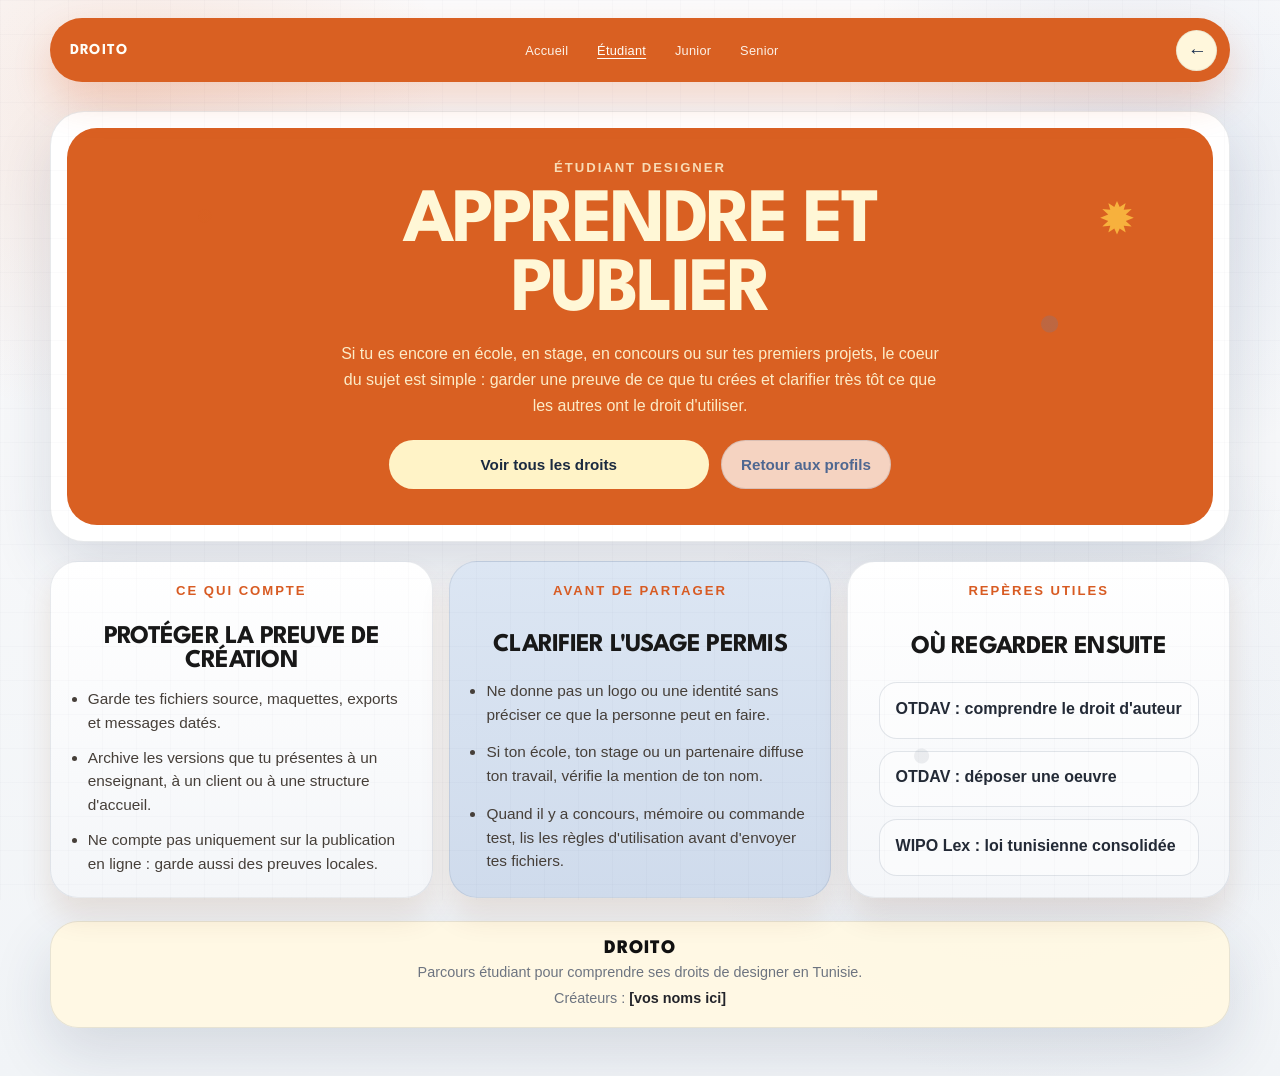
<file: etudiant.html>
<!DOCTYPE html>
<html lang="fr">
  <head>
    <meta charset="UTF-8" />
    <meta name="viewport" content="width=device-width, initial-scale=1.0" />
    <title>DROITO | Étudiant designer</title>
    <meta
      name="description"
      content="Repères utiles pour un étudiant designer en Tunisie : preuve de création, portfolio, stages, concours et droit d'auteur."
    />
    <link rel="stylesheet" href="styles.css" />
  </head>
  <body class="profile-page">
    <div class="page-shell">
      <header class="site-header">
        <a class="brand" href="index.html" aria-label="Retour à l'accueil">
          <strong>DROITO</strong>
        </a>
        <nav class="top-nav" aria-label="Navigation principale">
          <a href="index.html">Accueil</a>
          <a class="is-current" href="etudiant.html">Étudiant</a>
          <a href="junior.html">Junior</a>
          <a href="senior.html">Senior</a>
        </nav>
        <a class="header-cta" href="index.html#parcours" aria-label="Retour aux profils">
          <span aria-hidden="true">←</span>
        </a>
      </header>

      <main>
        <section class="detail-hero-frame">
          <div class="detail-hero-board">
            <div class="detail-hero-ornament detail-hero-ornament-sun" aria-hidden="true">
              <span class="sun-core"></span>
            </div>
            <div class="detail-hero-copy">
              <p class="section-kicker">Étudiant designer</p>
              <h1>Apprendre et publier</h1>
              <p class="detail-hero-text">
                Si tu es encore en école, en stage, en concours ou sur tes premiers projets,
                le coeur du sujet est simple : garder une preuve de ce que tu crées et
                clarifier très tôt ce que les autres ont le droit d'utiliser.
              </p>
              <div class="detail-hero-actions">
                <a class="button hero-signup" href="droits.html">Voir tous les droits</a>
                <a class="button button-secondary" href="index.html#parcours">Retour aux profils</a>
              </div>
            </div>
          </div>
        </section>

        <section class="detail-grid">
          <article class="detail-card detail-card-cream">
            <p class="section-kicker">Ce qui compte</p>
            <h2>Protéger la preuve de création</h2>
            <ul class="detail-bullet-list">
              <li>Garde tes fichiers source, maquettes, exports et messages datés.</li>
              <li>Archive les versions que tu présentes à un enseignant, à un client ou à une structure d'accueil.</li>
              <li>Ne compte pas uniquement sur la publication en ligne : garde aussi des preuves locales.</li>
            </ul>
          </article>

          <article class="detail-card detail-card-lilac">
            <p class="section-kicker">Avant de partager</p>
            <h2>Clarifier l'usage permis</h2>
            <ul class="detail-bullet-list">
              <li>Ne donne pas un logo ou une identité sans préciser ce que la personne peut en faire.</li>
              <li>Si ton école, ton stage ou un partenaire diffuse ton travail, vérifie la mention de ton nom.</li>
              <li>Quand il y a concours, mémoire ou commande test, lis les règles d'utilisation avant d'envoyer tes fichiers.</li>
            </ul>
          </article>

          <article class="detail-card detail-card-cream">
            <p class="section-kicker">Repères utiles</p>
            <h2>Où regarder ensuite</h2>
            <div class="detail-link-stack">
              <a href="https://www.otdav.tn/index.php/fr/cadre/droits-d-auteur/qu-est-ce-que-le-droit-d-auteur" target="_blank" rel="noreferrer">
                OTDAV : comprendre le droit d'auteur
              </a>
              <a href="https://www.otdav.tn/index.php/fr/services/deposer-vos-oeuvres/deposer" target="_blank" rel="noreferrer">
                OTDAV : déposer une oeuvre
              </a>
              <a href="https://www.wipo.int/wipolex/en/legislation/details/21148" target="_blank" rel="noreferrer">
                WIPO Lex : loi tunisienne consolidée
              </a>
            </div>
          </article>
        </section>
      </main>

      <footer class="site-footer">
        <div class="site-footer-inner">
          <strong class="site-footer-brand">DROITO</strong>
          <p class="site-footer-copy">Parcours étudiant pour comprendre ses droits de designer en Tunisie.</p>
          <p class="site-footer-credit">Créateurs : <strong>[vos noms ici]</strong></p>
        </div>
      </footer>
    </div>
  </body>
</html>
</file>
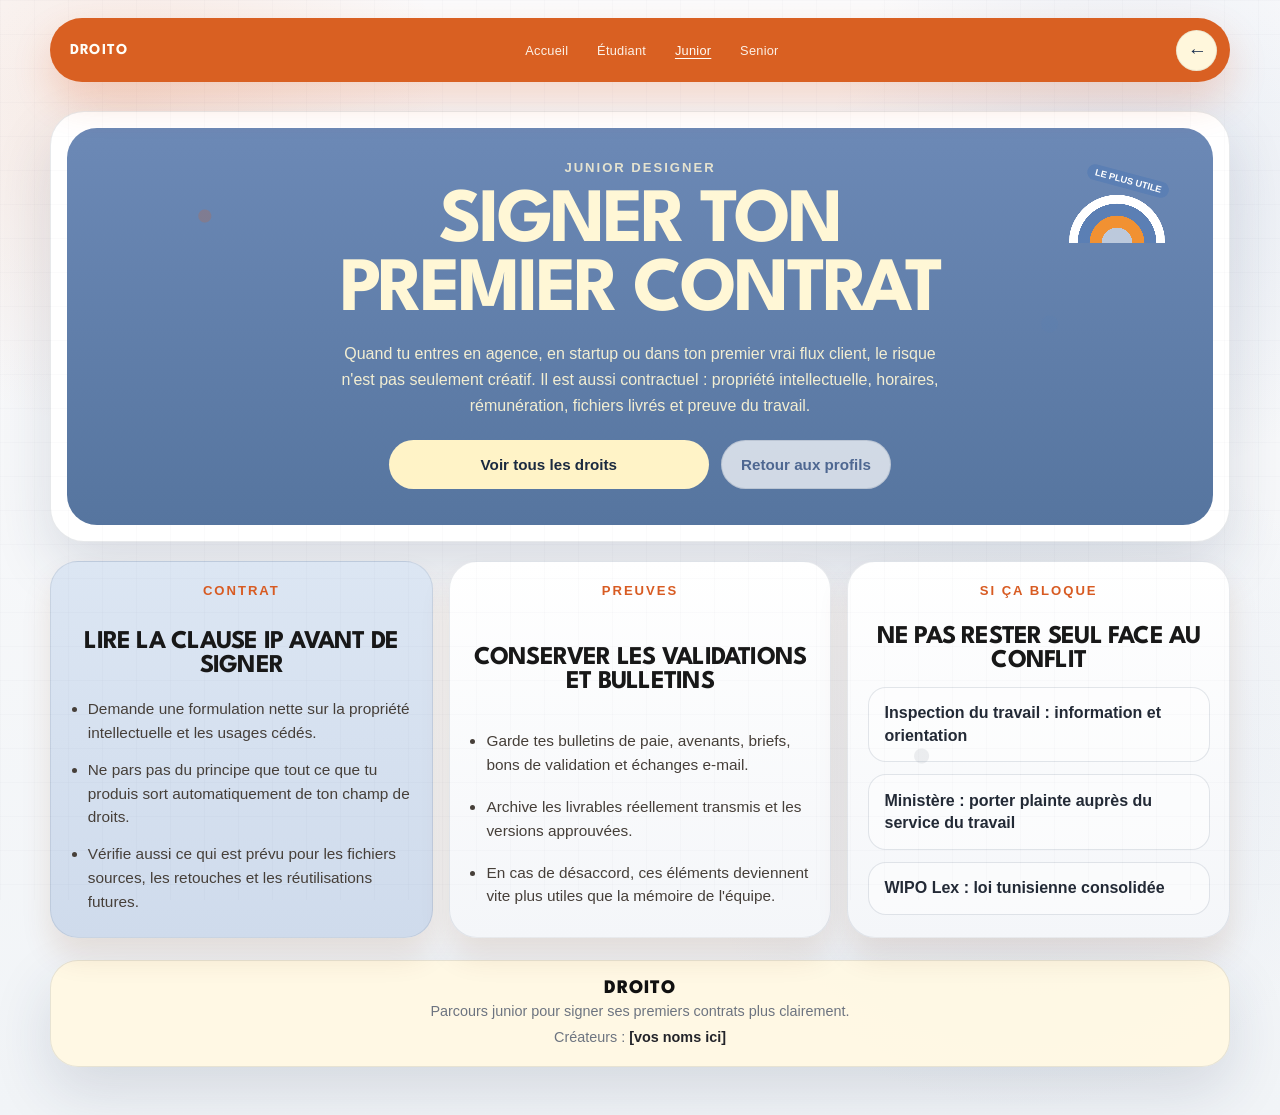
<file: junior.html>
<!DOCTYPE html>
<html lang="fr">
  <head>
    <meta charset="UTF-8" />
    <meta name="viewport" content="width=device-width, initial-scale=1.0" />
    <title>DROITO | Junior designer</title>
    <meta
      name="description"
      content="Repères utiles pour un junior designer en Tunisie : contrat, clause IP, bulletins de paie, validations et premiers litiges."
    />
    <link rel="stylesheet" href="styles.css" />
  </head>
  <body class="profile-page">
    <div class="page-shell">
      <header class="site-header">
        <a class="brand" href="index.html" aria-label="Retour à l'accueil">
          <strong>DROITO</strong>
        </a>
        <nav class="top-nav" aria-label="Navigation principale">
          <a href="index.html">Accueil</a>
          <a href="etudiant.html">Étudiant</a>
          <a class="is-current" href="junior.html">Junior</a>
          <a href="senior.html">Senior</a>
        </nav>
        <a class="header-cta" href="index.html#parcours" aria-label="Retour aux profils">
          <span aria-hidden="true">←</span>
        </a>
      </header>

      <main>
        <section class="detail-hero-frame">
          <div class="detail-hero-board detail-hero-board-lilac">
            <div class="detail-hero-ornament detail-hero-ornament-rainbow" aria-hidden="true">
              <span class="rainbow-badge">le plus utile</span>
            </div>
            <div class="detail-hero-copy">
              <p class="section-kicker">Junior designer</p>
              <h1>Signer ton premier contrat</h1>
              <p class="detail-hero-text">
                Quand tu entres en agence, en startup ou dans ton premier vrai flux client,
                le risque n'est pas seulement créatif. Il est aussi contractuel :
                propriété intellectuelle, horaires, rémunération, fichiers livrés et preuve du travail.
              </p>
              <div class="detail-hero-actions">
                <a class="button hero-signup" href="droits.html">Voir tous les droits</a>
                <a class="button button-secondary" href="index.html#parcours">Retour aux profils</a>
              </div>
            </div>
          </div>
        </section>

        <section class="detail-grid">
          <article class="detail-card detail-card-lilac">
            <p class="section-kicker">Contrat</p>
            <h2>Lire la clause IP avant de signer</h2>
            <ul class="detail-bullet-list">
              <li>Demande une formulation nette sur la propriété intellectuelle et les usages cédés.</li>
              <li>Ne pars pas du principe que tout ce que tu produis sort automatiquement de ton champ de droits.</li>
              <li>Vérifie aussi ce qui est prévu pour les fichiers sources, les retouches et les réutilisations futures.</li>
            </ul>
          </article>

          <article class="detail-card detail-card-cream">
            <p class="section-kicker">Preuves</p>
            <h2>Conserver les validations et bulletins</h2>
            <ul class="detail-bullet-list">
              <li>Garde tes bulletins de paie, avenants, briefs, bons de validation et échanges e-mail.</li>
              <li>Archive les livrables réellement transmis et les versions approuvées.</li>
              <li>En cas de désaccord, ces éléments deviennent vite plus utiles que la mémoire de l'équipe.</li>
            </ul>
          </article>

          <article class="detail-card detail-card-cream">
            <p class="section-kicker">Si ça bloque</p>
            <h2>Ne pas rester seul face au conflit</h2>
            <div class="detail-link-stack">
              <a href="https://www.social.gov.tn/fr/administration-g%C3%A9n%C3%A9rale-de-linspection-du-travail" target="_blank" rel="noreferrer">
                Inspection du travail : information et orientation
              </a>
              <a href="https://www.social.gov.tn/fr/porte-plainte-aupr%C3%A8s-de-service-du-travail" target="_blank" rel="noreferrer">
                Ministère : porter plainte auprès du service du travail
              </a>
              <a href="https://www.wipo.int/wipolex/en/legislation/details/21148" target="_blank" rel="noreferrer">
                WIPO Lex : loi tunisienne consolidée
              </a>
            </div>
          </article>
        </section>
      </main>

      <footer class="site-footer">
        <div class="site-footer-inner">
          <strong class="site-footer-brand">DROITO</strong>
          <p class="site-footer-copy">Parcours junior pour signer ses premiers contrats plus clairement.</p>
          <p class="site-footer-credit">Créateurs : <strong>[vos noms ici]</strong></p>
        </div>
      </footer>
    </div>
  </body>
</html>
</file>
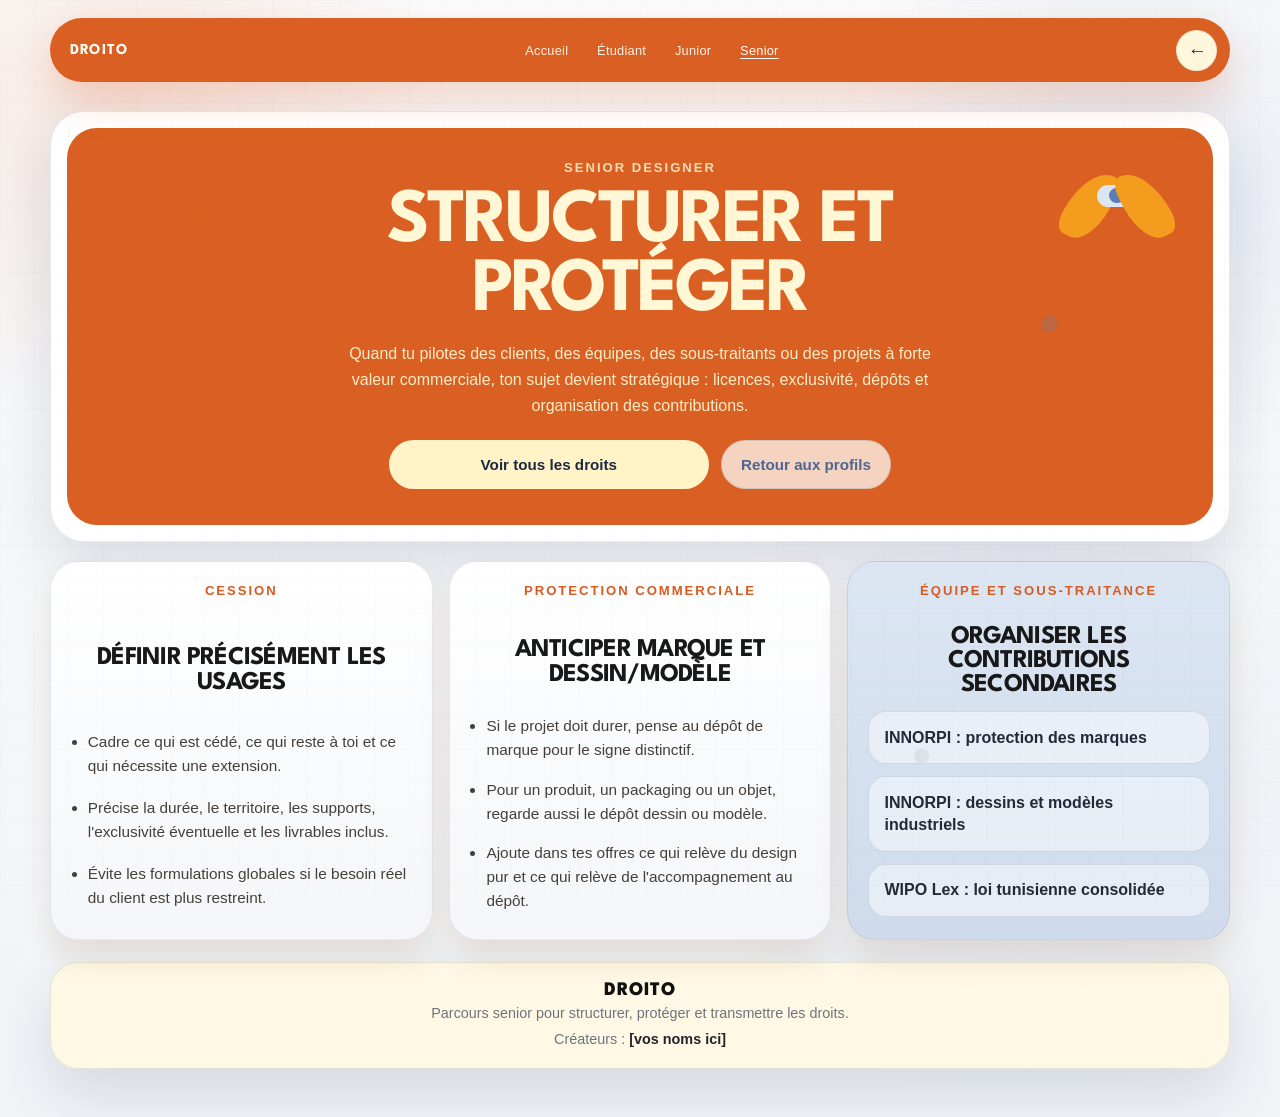
<file: senior.html>
<!DOCTYPE html>
<html lang="fr">
  <head>
    <meta charset="UTF-8" />
    <meta name="viewport" content="width=device-width, initial-scale=1.0" />
    <title>DROITO | Senior designer</title>
    <meta
      name="description"
      content="Repères utiles pour un senior designer en Tunisie : licence, cession, marque, dessin ou modèle et gestion des contributions."
    />
    <link rel="stylesheet" href="styles.css" />
  </head>
  <body class="profile-page">
    <div class="page-shell">
      <header class="site-header">
        <a class="brand" href="index.html" aria-label="Retour à l'accueil">
          <strong>DROITO</strong>
        </a>
        <nav class="top-nav" aria-label="Navigation principale">
          <a href="index.html">Accueil</a>
          <a href="etudiant.html">Étudiant</a>
          <a href="junior.html">Junior</a>
          <a class="is-current" href="senior.html">Senior</a>
        </nav>
        <a class="header-cta" href="index.html#parcours" aria-label="Retour aux profils">
          <span aria-hidden="true">←</span>
        </a>
      </header>

      <main>
        <section class="detail-hero-frame">
          <div class="detail-hero-board">
            <div class="detail-hero-ornament detail-hero-ornament-eye" aria-hidden="true">
              <span class="eye-core"></span>
            </div>
            <div class="detail-hero-copy">
              <p class="section-kicker">Senior designer</p>
              <h1>Structurer et protéger</h1>
              <p class="detail-hero-text">
                Quand tu pilotes des clients, des équipes, des sous-traitants ou des projets
                à forte valeur commerciale, ton sujet devient stratégique :
                licences, exclusivité, dépôts et organisation des contributions.
              </p>
              <div class="detail-hero-actions">
                <a class="button hero-signup" href="droits.html">Voir tous les droits</a>
                <a class="button button-secondary" href="index.html#parcours">Retour aux profils</a>
              </div>
            </div>
          </div>
        </section>

        <section class="detail-grid">
          <article class="detail-card detail-card-cream">
            <p class="section-kicker">Cession</p>
            <h2>Définir précisément les usages</h2>
            <ul class="detail-bullet-list">
              <li>Cadre ce qui est cédé, ce qui reste à toi et ce qui nécessite une extension.</li>
              <li>Précise la durée, le territoire, les supports, l'exclusivité éventuelle et les livrables inclus.</li>
              <li>Évite les formulations globales si le besoin réel du client est plus restreint.</li>
            </ul>
          </article>

          <article class="detail-card detail-card-cream">
            <p class="section-kicker">Protection commerciale</p>
            <h2>Anticiper marque et dessin/modèle</h2>
            <ul class="detail-bullet-list">
              <li>Si le projet doit durer, pense au dépôt de marque pour le signe distinctif.</li>
              <li>Pour un produit, un packaging ou un objet, regarde aussi le dépôt dessin ou modèle.</li>
              <li>Ajoute dans tes offres ce qui relève du design pur et ce qui relève de l'accompagnement au dépôt.</li>
            </ul>
          </article>

          <article class="detail-card detail-card-lilac">
            <p class="section-kicker">Équipe et sous-traitance</p>
            <h2>Organiser les contributions secondaires</h2>
            <div class="detail-link-stack">
              <a href="https://www.innorpi.tn/index.php/fr/la-protection-des-marques-de-fabrique-de-commerce-et-de-services" target="_blank" rel="noreferrer">
                INNORPI : protection des marques
              </a>
              <a href="https://www.innorpi.tn/fr/la-protection-des-dessins-et-modeles-industriels" target="_blank" rel="noreferrer">
                INNORPI : dessins et modèles industriels
              </a>
              <a href="https://www.wipo.int/wipolex/en/legislation/details/21148" target="_blank" rel="noreferrer">
                WIPO Lex : loi tunisienne consolidée
              </a>
            </div>
          </article>
        </section>
      </main>

      <footer class="site-footer">
        <div class="site-footer-inner">
          <strong class="site-footer-brand">DROITO</strong>
          <p class="site-footer-copy">Parcours senior pour structurer, protéger et transmettre les droits.</p>
          <p class="site-footer-credit">Créateurs : <strong>[vos noms ici]</strong></p>
        </div>
      </footer>
    </div>
  </body>
</html>
</file>
<file: styles.css>
@import url("https://fonts.googleapis.com/css2?family=Bebas+Neue&family=League+Spartan:wght@400;500;600;700;800&display=swap");

:root {
  --bg: #f5f6f8;
  --paper: rgba(255, 255, 255, 0.92);
  --surface: rgba(255, 255, 255, 0.96);
  --surface-alt: rgba(244, 246, 249, 0.96);
  --ink: #4e6791;
  --title-ink: #111111;
  --muted: #6d7480;
  --accent: #f19132;
  --accent-deep: #d85b22;
  --hero-orange: #d96022;
  --teal: #5b7fb4;
  --sky: #91a7c9;
  --lemon: #e5e9ee;
  --cream: #ffffff;
  --mint: #eef1f5;
  --blue-wash: #e7edf7;
  --line: rgba(58, 73, 93, 0.12);
  --shadow: 0 24px 60px rgba(36, 53, 83, 0.14);
  --radius: 34px;
  --display-font: "League Spartan", "Trebuchet MS", "Aptos", sans-serif;
}

* {
  box-sizing: border-box;
}

html {
  scroll-behavior: smooth;
}

body {
  margin: 0;
  color: var(--ink);
  font-family: "Trebuchet MS", "Aptos", "Segoe UI", sans-serif;
  background:
    radial-gradient(circle at 10% 10%, rgba(217, 96, 34, 0.12), transparent 20rem),
    radial-gradient(circle at 88% 16%, rgba(91, 127, 180, 0.14), transparent 19rem),
    radial-gradient(circle at 80% 68%, rgba(145, 167, 201, 0.16), transparent 22rem),
    linear-gradient(180deg, #fbfbfc 0%, #f1f4f7 100%);
  min-height: 100vh;
}

body::before,
body::after {
  content: "";
  position: fixed;
  inset: 0;
  pointer-events: none;
}

body::before {
  background-image:
    linear-gradient(rgba(29, 49, 80, 0.035) 1px, transparent 1px),
    linear-gradient(90deg, rgba(29, 49, 80, 0.035) 1px, transparent 1px);
  background-size: 34px 34px;
  opacity: 0.45;
}

body::after {
  background:
    radial-gradient(circle at 16% 24%, rgba(217, 96, 34, 0.22) 0 6px, transparent 7px),
    radial-gradient(circle at 82% 36%, rgba(91, 127, 180, 0.22) 0 8px, transparent 9px),
    radial-gradient(circle at 72% 84%, rgba(160, 166, 176, 0.18) 0 7px, transparent 8px);
}

a {
  color: inherit;
}

.page-shell {
  width: min(1180px, calc(100vw - 2rem));
  margin: 0 auto;
  padding: 1.15rem 0 4rem;
}

.site-header {
  position: sticky;
  top: 1rem;
  z-index: 10;
  display: grid;
  grid-template-columns: auto 1fr auto;
  align-items: center;
  gap: 1rem;
  margin-bottom: 1.8rem;
  padding: 0.7rem 0.8rem 0.7rem 1.25rem;
  border: 0;
  border-radius: 999px;
  background: var(--hero-orange);
  box-shadow: 0 18px 38px rgba(223, 86, 31, 0.22);
}

.brand {
  display: inline-flex;
  align-items: center;
  text-decoration: none;
}

.brand strong {
  color: #fffef8;
  font-family: var(--display-font);
  font-size: 0.95rem;
  font-weight: 700;
  letter-spacing: 0.08em;
  text-transform: uppercase;
}

.top-nav {
  display: flex;
  flex-wrap: wrap;
  justify-content: center;
  gap: 1.8rem;
}

.top-nav a {
  color: rgba(255, 254, 248, 0.92);
  font-size: 0.8rem;
  font-weight: 500;
  letter-spacing: 0.02em;
  text-decoration: none;
}

.top-nav a:hover,
.top-nav a:focus-visible {
  color: #ffffff;
}

.top-nav a.is-current {
  color: #fffef8;
  text-decoration: underline;
  text-underline-offset: 0.2em;
}

.header-cta {
  display: inline-grid;
  place-items: center;
  width: 2.6rem;
  height: 2.6rem;
  border-radius: 50%;
  color: #1d3150;
  background: #fff7dc;
  box-shadow: inset 0 0 0 1px rgba(29, 49, 80, 0.08);
  text-decoration: none;
}

.header-cta span {
  display: inline-block;
  font-size: 1.2rem;
  font-weight: 700;
  line-height: 1;
  transform: translateX(1px);
}

.hero {
  display: block;
}

.hero-frame,
.control-panel,
.section-block,
.disclaimer-banner {
  border: 1.5px solid var(--line);
  box-shadow: var(--shadow);
}

.hero-frame,
.control-panel,
.section-block {
  border-radius: var(--radius);
  background: var(--paper);
}

.eyebrow,
.section-kicker,
.role-label {
  margin: 0 0 0.8rem;
  color: var(--accent-deep);
  font-size: 0.82rem;
  font-weight: 700;
  letter-spacing: 0.15em;
  text-transform: uppercase;
}

.hero h1,
.section-heading h2,
.role-card h3,
.right-card h3,
.path-card h3,
.contact-card h3 {
  margin: 0;
  line-height: 0.94;
  color: var(--title-ink);
  font-family: var(--display-font);
  font-weight: 700;
  letter-spacing: -0.03em;
  text-transform: uppercase;
}

.hero h1 {
  max-width: 9.2ch;
  margin-inline: auto;
  font-size: clamp(3rem, 8vw, 6.4rem);
  line-height: 0.88;
  color: #fff7d6;
  text-align: center;
}

.hero-lead,
.section-heading p,
.role-card p,
.path-card li,
.checklist li,
.contact-card p,
.source-note,
.right-card p,
.disclaimer-banner {
  color: var(--muted);
  line-height: 1.65;
}

.hero-lead {
  max-width: 34ch;
  margin: 1rem auto 0;
  font-size: 0.98rem;
  text-align: center;
  color: rgba(255, 247, 214, 0.9);
}

.hero-actions,
.filter-group,
.tag-list,
.source-links {
  display: flex;
  flex-wrap: wrap;
  gap: 0.75rem;
}

.hero-actions {
  margin-top: 1.5rem;
}

.hero-actions-center {
  justify-content: center;
}

.button,
.filter-chip,
.inline-button {
  border: 0;
  cursor: pointer;
  font: inherit;
}

.button {
  display: inline-flex;
  align-items: center;
  justify-content: center;
  min-height: 3.1rem;
  padding: 0 1.2rem;
  border-radius: 999px;
  font-size: 0.95rem;
  font-weight: 700;
  text-decoration: none;
  transition: transform 180ms ease, box-shadow 180ms ease, background 180ms ease;
}

.button:hover,
.button:focus-visible,
.filter-chip:hover,
.filter-chip:focus-visible,
.inline-button:hover,
.inline-button:focus-visible {
  transform: translateY(-2px);
}

.button-primary {
  color: #fffef9;
  background: linear-gradient(135deg, var(--accent) 0%, var(--accent-deep) 100%);
  box-shadow: 0 14px 28px rgba(255, 127, 95, 0.28);
}

.hero-signup {
  min-width: min(20rem, 100%);
  color: #1b2a40;
  background: #fff3c7;
  box-shadow: none;
}

.button-secondary,
.button-ghost {
  color: var(--ink);
  background: rgba(255, 255, 255, 0.72);
  border: 1.5px solid rgba(29, 49, 80, 0.12);
}

.button-ghost {
  width: fit-content;
  margin-top: auto;
}

.hero-frame {
  padding: 1rem;
  background: #fff7d4;
}

.hero-board {
  position: relative;
  overflow: hidden;
  min-height: 44rem;
  padding: 2.3rem 2rem 8.5rem;
  border-radius: 30px;
  background: var(--hero-orange);
}

.hero-main {
  position: absolute;
  top: 5.8rem;
  left: 50%;
  z-index: 2;
  display: grid;
  justify-items: center;
  width: min(40rem, calc(100% - 22rem));
  transform: translateX(-50%);
  text-align: center;
}

.hero-main .eyebrow {
  color: rgba(255, 247, 214, 0.82);
  text-align: center;
}

.hero-deco {
  position: absolute;
  z-index: 2;
}

.hero-deco-left {
  top: 9rem;
  left: 2.1rem;
}

.hero-deco-right {
  top: 10rem;
  right: 2.2rem;
}

.hero-character {
  position: relative;
  width: 10.2rem;
  height: 11.6rem;
  margin: 0 auto 0.9rem;
}

.hero-character svg {
  display: block;
  width: 100%;
  height: auto;
}

.hero-character-blob {
  transform: translateX(-0.2rem);
}

.blob-arm,
.blob-leg {
  background: #3f66c6;
}

.blob-arm-left,
.blob-arm-right {
  top: 0.55rem;
  width: 3.1rem;
  height: 3rem;
  background: transparent;
  border-top: 0.85rem solid #3f66c6;
}

.blob-arm-left {
  left: 0.8rem;
  border-left: 0.85rem solid #3f66c6;
  border-radius: 2.6rem 0 0 0;
  transform: rotate(-12deg);
}

.blob-arm-right {
  right: 0.8rem;
  border-right: 0.85rem solid #3f66c6;
  border-radius: 0 2.6rem 0 0;
  transform: rotate(12deg);
}

.blob-body {
  top: 1.8rem;
  left: 2.2rem;
  width: 5.1rem;
  height: 3.8rem;
  border-radius: 1.4rem;
  background:
    linear-gradient(180deg, rgba(255, 255, 255, 0.2), transparent 42%),
    #90a7c9;
}

.blob-body::before,
.blob-body::after {
  content: "";
  position: absolute;
  left: 0.45rem;
  right: 0.45rem;
  height: 0.16rem;
  border-radius: 999px;
  background: rgba(255, 255, 255, 0.2);
}

.blob-body::before {
  top: 1.1rem;
}

.blob-body::after {
  top: 2rem;
}

.blob-eye {
  top: 3rem;
  width: 0.7rem;
  height: 0.7rem;
  border-radius: 50%;
  background: #3f66c6;
  z-index: 2;
}

.blob-eye-left {
  left: 3.5rem;
}

.blob-eye-right {
  left: 5.25rem;
}

.blob-smile {
  top: 4rem;
  left: 4.28rem;
  width: 0.95rem;
  height: 0.55rem;
  border-bottom: 0.18rem solid #3f66c6;
  border-radius: 0 0 1rem 1rem;
  z-index: 2;
}

.blob-leg {
  top: 5.75rem;
  width: 0.75rem;
  height: 4rem;
  border-radius: 999px;
}

.blob-leg-left {
  left: 3.3rem;
  transform: rotate(3deg);
}

.blob-leg-right {
  left: 5.8rem;
  height: 3.6rem;
  transform: rotate(28deg);
}

.hero-fact,
.hero-bottom-card {
  display: grid;
  gap: 0.2rem;
  min-width: 12.5rem;
  padding: 1.2rem 1rem;
  border-radius: 22px;
  box-shadow: 0 12px 22px rgba(100, 46, 25, 0.14);
  transform: rotate(-4deg);
}

.hero-fact strong,
.hero-bottom-card strong {
  font-family: var(--display-font);
  font-size: 1rem;
  line-height: 0.96;
  text-transform: uppercase;
}

.hero-fact span,
.hero-bottom-card span {
  font-size: 0.84rem;
  font-weight: 700;
  line-height: 1.3;
  text-transform: uppercase;
}

.hero-fact-lilac {
  background: #e7edf7;
  color: #20242b;
}

.hero-maracas {
  position: relative;
  width: 8.5rem;
  height: 8rem;
  margin: 0 auto 0.8rem;
}

.maraca,
.maraca-stick {
  position: absolute;
  display: block;
}

.maraca {
  width: 2.8rem;
  height: 2.8rem;
  border-radius: 50%;
  background:
    conic-gradient(from 0deg, #d7dde6 0 33%, #5b7fb4 33% 66%, #f19132 66% 100%);
}

.maraca-left {
  left: 1.2rem;
  top: 1rem;
}

.maraca-right {
  right: 1.1rem;
  top: 1.2rem;
}

.maraca-stick {
  width: 0.7rem;
  height: 4.2rem;
  border-radius: 1rem;
  background: #1c1f25;
}

.maraca-stick-left {
  left: 2.25rem;
  top: 2.9rem;
  transform: rotate(28deg);
}

.maraca-stick-right {
  right: 2.2rem;
  top: 3rem;
  transform: rotate(-28deg);
}

.hero-fact-green {
  background: #5b7fb4;
  color: #ffffff;
  transform: rotate(6deg);
}

.hero-bottom-card {
  position: absolute;
  bottom: 2.1rem;
}

.hero-bottom-card-orange {
  left: 6.2rem;
  bottom: 6.3rem;
  background: #ffffff;
  color: #1d2430;
  transform: rotate(-13deg);
}

.hero-bottom-card-yellow {
  right: 7.2rem;
  bottom: 8.7rem;
  background: #e7edf7;
  color: #1d2430;
  transform: rotate(7deg);
}

.disclaimer-banner {
  margin-top: 1rem;
  margin-bottom: -4.3rem;
  position: relative;
  z-index: 4;
  display: grid;
  gap: 0.28rem;
  padding: 1.45rem 1.5rem 5.5rem;
  border-radius: 30px;
  background: rgba(255, 255, 255, 0.96);
}

.disclaimer-name,
.disclaimer-meta,
.disclaimer-title {
  margin: 0;
}

.disclaimer-name {
  color: var(--title-ink);
  font-family: var(--display-font);
  font-size: clamp(1.35rem, 3vw, 1.8rem);
  font-weight: 800;
  letter-spacing: -0.04em;
  text-transform: uppercase;
}

.disclaimer-meta {
  color: var(--muted);
  font-size: 0.64rem;
  font-weight: 600;
  letter-spacing: 0.02em;
}

.disclaimer-title {
  max-width: none;
  white-space: nowrap;
  color: #2a2d32;
  font-size: clamp(0.92rem, 2vw, 1.2rem);
  font-weight: 700;
  letter-spacing: -0.04em;
  line-height: 1.08;
}

.section-block,
.control-panel {
  margin-top: 1.2rem;
  padding: clamp(1.2rem, 2.2vw, 2rem);
}

.section-block-accent {
  background:
    linear-gradient(180deg, rgba(217, 96, 34, 0.98), rgba(217, 96, 34, 0.98));
}

.section-block-profiles {
  position: relative;
  z-index: 1;
  margin-top: 0;
  padding: 0;
  border: 0;
  border-radius: 0;
  background: transparent;
  box-shadow: none;
}

.profiles-stage {
  position: relative;
}

.profiles-arch,
.profiles-body {
  position: relative;
  border: 1.5px solid rgba(171, 86, 26, 0.2);
  background:
    linear-gradient(rgba(255, 255, 255, 0.12) 1px, transparent 1px),
    linear-gradient(90deg, rgba(255, 255, 255, 0.12) 1px, transparent 1px),
    linear-gradient(180deg, #db6425 0%, #d2591c 100%);
  background-size: 2rem 2rem, 2rem 2rem, auto;
}

.profiles-arch {
  display: grid;
  align-items: end;
  justify-items: center;
  min-height: clamp(12rem, 24vw, 15rem);
  padding: 0 1.2rem 2.2rem;
  border-bottom: 0;
  border-radius: 50% 50% 0 0 / 100% 100% 0 0;
}

.profiles-body {
  margin-top: -1px;
  padding: 1rem clamp(1.1rem, 2vw, 1.8rem) 2.7rem;
  border-top: 0;
  border-radius: 0 0 34px 34px;
  overflow: hidden;
}

.profiles-body::after {
  content: "";
  position: absolute;
  left: 0;
  right: 0;
  bottom: 0;
  height: 1.35rem;
  background:
    linear-gradient(90deg, #ffffff 0 2rem, #5b7fb4 2rem 3rem, #ffffff 3rem 5rem);
  background-size: 5rem 1.35rem;
}

.section-heading.section-heading-profiles {
  position: relative;
  z-index: 1;
  max-width: none;
  width: 100%;
  margin-inline: auto;
  padding-bottom: 0.2rem;
  display: grid;
  place-items: center;
  justify-items: center;
  text-align: center;
}

.section-heading-profiles .section-kicker {
  width: 100%;
  color: rgba(255, 247, 214, 0.84);
  text-align: center;
}

.section-heading-profiles h2 {
  width: 100%;
  margin-inline: auto;
  color: #fff7d6;
  font-size: clamp(2.5rem, 5vw, 3.8rem);
  text-align: center;
}

.section-heading-profiles p:last-child {
  width: 100%;
  margin-inline: auto;
  margin-top: 0.45rem;
  color: rgba(255, 247, 214, 0.92);
  font-size: 0.95rem;
  text-align: center;
}

.profiles-body .role-grid {
  margin-top: 0;
}

.section-block-tall {
  overflow: hidden;
}

.section-heading {
  max-width: 68ch;
  margin-inline: auto;
  text-align: center;
}

.section-heading h2 {
  font-size: clamp(2rem, 4.2vw, 3.5rem);
}

.section-heading p {
  margin: 0.9rem 0 0;
}

.role-grid,
.rights-grid,
.path-grid,
.contact-grid {
  display: grid;
  gap: 1rem;
  margin-top: 1.4rem;
}

.role-grid,
.path-grid {
  grid-template-columns: repeat(3, minmax(0, 1fr));
}

.rights-grid {
  grid-template-columns: repeat(2, minmax(0, 1fr));
}

.contact-grid {
  grid-template-columns: repeat(4, minmax(0, 1fr));
}

.role-card,
.right-card,
.path-card,
.contact-card,
.checklist-card {
  border-radius: 28px;
  border: 1.5px solid rgba(29, 49, 80, 0.1);
  background: var(--surface);
}

.role-card {
  display: grid;
  gap: 0.8rem;
  padding: 1.35rem 1.15rem 1.1rem;
  min-height: 100%;
  box-shadow: 0 18px 30px rgba(124, 58, 18, 0.12);
  align-content: start;
  justify-items: center;
}

.role-card h3 {
  font-size: 1.08rem;
  font-weight: 500;
  text-align: center;
}

.role-card ul,
.path-card ul,
.checklist,
.detail-list,
.sources-list {
  margin: 0;
  padding-left: 1.15rem;
}

.role-card li,
.path-card li,
.checklist li,
.detail-list li {
  color: var(--muted);
  line-height: 1.6;
}

.role-card li + li,
.path-card li + li,
.checklist li + li,
.detail-list li + li {
  margin-top: 0.5rem;
}

.role-card-student {
  background: linear-gradient(180deg, #ffffff 0%, #f4f6f9 100%);
}

.role-card-junior {
  background: linear-gradient(180deg, #dce6f3 0%, #cfdbec 100%);
}

.role-card-senior {
  background: linear-gradient(180deg, #ffffff 0%, #f4f6f9 100%);
}

.role-card .role-label,
.role-card .role-mini,
.role-card p,
.role-card ul,
.role-card button,
.role-card a {
  position: relative;
  z-index: 1;
}

.role-card .role-label {
  margin-bottom: 0;
  color: #303030;
  font-family: var(--display-font);
  font-size: 0.95rem;
  font-weight: 800;
  letter-spacing: -0.02em;
  text-align: center;
  text-transform: uppercase;
}

.role-card > .button-ghost {
  width: 100%;
  max-width: 18rem;
  margin-top: auto;
}

.role-card-junior .role-label,
.role-card-junior h3,
.role-card-junior .role-mini,
.role-card-junior p,
.role-card-junior li {
  color: #21161c;
}

.role-mini {
  margin: -0.15rem 0 0;
  color: rgba(41, 38, 33, 0.62);
  font-size: 0.72rem;
  font-weight: 700;
  text-align: center;
  text-transform: none;
}

.role-card p {
  margin: 0.15rem 0 0;
  color: #463f39;
  font-size: 0.82rem;
  line-height: 1.45;
  text-align: center;
}

.role-card ul {
  padding-left: 0;
  list-style: none;
  text-align: center;
}

.role-card li {
  color: #463f39;
  font-size: 0.79rem;
  line-height: 1.45;
}

.role-card li::before {
  content: "• ";
}

.role-illustration {
  position: relative;
  width: 100%;
  height: 5.9rem;
  margin-bottom: 0.1rem;
}

.role-illustration-sun {
  display: grid;
  place-items: center;
}

.sun-core {
  position: relative;
  width: 2.1rem;
  height: 2.1rem;
  border-radius: 50%;
  background: #f7b13d;
  box-shadow: 0 0 0 1rem #d85b22;
  clip-path: polygon(
    50% 0%, 58% 18%, 76% 6%, 70% 26%, 94% 24%, 76% 40%,
    100% 50%, 76% 60%, 94% 76%, 70% 74%, 76% 94%, 58% 82%,
    50% 100%, 42% 82%, 24% 94%, 30% 74%, 6% 76%, 24% 60%,
    0% 50%, 24% 40%, 6% 24%, 30% 26%, 24% 6%, 42% 18%
  );
}

.role-illustration-rainbow {
  display: grid;
  place-items: center;
}

.role-illustration-rainbow::before {
  content: "";
  width: 5.1rem;
  height: 2.7rem;
  border-radius: 5rem 5rem 0 0;
  background:
    radial-gradient(circle at 50% 100%, #bcc9dc 0 0.8rem, transparent 0.82rem),
    radial-gradient(circle at 50% 100%, #f19132 0 1.4rem, transparent 1.42rem),
    radial-gradient(circle at 50% 100%, #5b7fb4 0 2rem, transparent 2.02rem),
    radial-gradient(circle at 50% 100%, #ffffff 0 2.55rem, transparent 2.57rem);
  display: block;
}

.rainbow-badge {
  position: absolute;
  right: 0.65rem;
  top: 1.2rem;
  padding: 0.2rem 0.5rem;
  border-radius: 999px;
  background: #5b7fb4;
  color: #ffffff;
  font-size: 0.58rem;
  font-weight: 700;
  text-transform: uppercase;
  transform: rotate(15deg);
}

.role-illustration-eye {
  display: grid;
  place-items: center;
}

.role-illustration-eye::before,
.role-illustration-eye::after {
  content: "";
  position: absolute;
  top: 1rem;
  width: 2.1rem;
  height: 4rem;
  border-radius: 90% 30% 70% 30%;
  background: #f39c1d;
}

.role-illustration-eye::before {
  left: 1.6rem;
  transform: rotate(28deg);
}

.role-illustration-eye::after {
  right: 1.6rem;
  transform: scaleX(-1) rotate(28deg);
}

.eye-core {
  position: absolute;
  top: 1.95rem;
  left: 50%;
  width: 2.5rem;
  height: 1.35rem;
  border-radius: 999px;
  background: #dce6f3;
  transform: translateX(-50%);
}

.eye-core::before {
  content: "";
  position: absolute;
  inset: 0.2rem 0.75rem;
  border-radius: 999px;
  background: #5b7fb4;
}

.button-ghost {
  width: 100%;
  margin-top: auto;
  color: #fff8ed;
  background: #282c33;
  border-color: transparent;
}

.role-card-junior .button-ghost {
  color: #1d2430;
  background: #ffffff;
}

.profile-page .page-shell {
  padding-bottom: 3rem;
}

.detail-hero-frame {
  margin-top: 0.2rem;
  padding: 1rem;
  border: 1.5px solid var(--line);
  border-radius: var(--radius);
  background: #ffffff;
  box-shadow: var(--shadow);
}

.detail-hero-board {
  position: relative;
  overflow: hidden;
  min-height: 18rem;
  padding: 2rem 2rem 2.2rem;
  border-radius: 30px;
  background: var(--hero-orange);
}

.detail-hero-board-lilac {
  background: linear-gradient(180deg, #6c89b6 0%, #56759f 100%);
}

.detail-hero-copy {
  position: relative;
  z-index: 1;
  max-width: 42rem;
  margin-inline: auto;
  text-align: center;
}

.detail-hero-copy .section-kicker {
  color: rgba(255, 247, 214, 0.82);
}

.detail-hero-copy h1 {
  margin: 0;
  color: #fff7d6;
  font-family: var(--display-font);
  font-size: clamp(2.8rem, 7vw, 4.8rem);
  font-weight: 700;
  letter-spacing: -0.04em;
  line-height: 0.9;
  text-transform: uppercase;
}

.detail-hero-text {
  max-width: 38rem;
  margin: 0.95rem auto 0;
  color: rgba(255, 247, 214, 0.92);
  font-size: 1rem;
  line-height: 1.6;
}

.detail-hero-actions {
  display: flex;
  flex-wrap: wrap;
  justify-content: center;
  gap: 0.75rem;
  margin-top: 1.35rem;
}

.detail-hero-ornament {
  position: absolute;
  right: 2rem;
  top: 1.6rem;
  width: 8rem;
  height: 8rem;
}

.detail-hero-ornament-sun,
.detail-hero-ornament-rainbow,
.detail-hero-ornament-eye {
  display: grid;
  place-items: center;
}

.detail-hero-ornament-rainbow::before {
  content: "";
  width: 6rem;
  height: 3.2rem;
  border-radius: 6rem 6rem 0 0;
  background:
    radial-gradient(circle at 50% 100%, #bcc9dc 0 0.95rem, transparent 0.97rem),
    radial-gradient(circle at 50% 100%, #f19132 0 1.7rem, transparent 1.72rem),
    radial-gradient(circle at 50% 100%, #5b7fb4 0 2.45rem, transparent 2.47rem),
    radial-gradient(circle at 50% 100%, #ffffff 0 3rem, transparent 3.02rem);
  display: block;
}

.detail-hero-ornament-eye::before,
.detail-hero-ornament-eye::after {
  content: "";
  position: absolute;
  top: 0.9rem;
  width: 2.5rem;
  height: 4.6rem;
  border-radius: 90% 30% 70% 30%;
  background: #f39c1d;
}

.detail-hero-ornament-eye::before {
  left: 1rem;
  transform: rotate(28deg);
}

.detail-hero-ornament-eye::after {
  right: 1rem;
  transform: scaleX(-1) rotate(28deg);
}

.detail-grid {
  display: grid;
  grid-template-columns: repeat(3, minmax(0, 1fr));
  gap: 1rem;
  margin-top: 1.2rem;
}

.detail-card {
  display: grid;
  justify-items: center;
  gap: 0.85rem;
  padding: 1.35rem 1.2rem;
  border: 1.5px solid rgba(29, 49, 80, 0.1);
  border-radius: 28px;
  box-shadow: 0 18px 30px rgba(124, 58, 18, 0.12);
}

.detail-card-cream {
  background: linear-gradient(180deg, #ffffff 0%, #f4f6f9 100%);
}

.detail-card-lilac {
  background: linear-gradient(180deg, #dce6f3 0%, #cfdbec 100%);
}

.detail-card h2 {
  margin: 0;
  color: #181818;
  font-family: var(--display-font);
  font-size: 1.6rem;
  font-weight: 700;
  letter-spacing: -0.03em;
  line-height: 0.95;
  text-align: center;
  text-transform: uppercase;
}

.detail-card .section-kicker,
.path-card h3,
.contact-card h3,
.right-card h3 {
  text-align: center;
}

.detail-bullet-list {
  display: grid;
  gap: 0.7rem;
  margin: 0;
  padding-left: 1.1rem;
}

.detail-bullet-list li {
  color: #463f39;
  font-size: 0.96rem;
  line-height: 1.55;
}

.detail-link-stack {
  display: grid;
  gap: 0.75rem;
}

.detail-link-stack a {
  display: block;
  padding: 0.9rem 1rem;
  border: 1.5px solid rgba(29, 49, 80, 0.12);
  border-radius: 18px;
  background: rgba(255, 255, 255, 0.48);
  color: #232a36;
  font-weight: 700;
  line-height: 1.4;
  text-decoration: none;
  transition: transform 180ms ease;
}

.detail-link-stack a:hover,
.detail-link-stack a:focus-visible {
  transform: translateY(-2px);
}

.rights-preview-section {
  padding: 1.6rem 1.15rem 1.35rem;
  background:
    radial-gradient(circle at 18% 18%, rgba(255, 255, 255, 0.1), transparent 16rem),
    linear-gradient(180deg, #db6425 0%, #d2591c 100%);
  border-color: rgba(171, 86, 26, 0.2);
}

.rights-preview-heading {
  display: grid;
  grid-template-columns: auto 1fr auto;
  align-items: start;
  gap: 1rem;
}

.rights-preview-title-block {
  display: grid;
  justify-items: center;
  text-align: center;
}

.rights-preview-kicker {
  margin: 0;
  color: rgba(255, 255, 255, 0.8);
  font-size: 0.72rem;
  font-weight: 700;
  letter-spacing: 0.04em;
  text-transform: uppercase;
}

.rights-preview-title-block h2 {
  margin: 0.2rem 0 0;
  color: #ffffff;
  font-family: "Bebas Neue", var(--display-font);
  font-size: clamp(4rem, 10vw, 6.6rem);
  font-weight: 400;
  letter-spacing: 0.02em;
  line-height: 0.9;
  text-transform: uppercase;
  transform: skewX(-5deg) scaleY(1.04);
  transform-origin: center;
}

.rights-preview-subtitle {
  max-width: 29ch;
  margin: 0.4rem 0 0;
  color: rgba(255, 255, 255, 0.9);
  font-size: 0.72rem;
  line-height: 1.25;
}

.rights-preview-flower {
  position: relative;
  display: block;
  width: 3rem;
  height: 3rem;
  margin-top: 0.8rem;
}

.rights-preview-flower::before,
.rights-preview-flower::after {
  content: "";
  position: absolute;
  inset: 0;
}

.rights-preview-flower::before {
  background:
    radial-gradient(circle at 50% 18%, #5b7fb4 0 0.6rem, transparent 0.62rem),
    radial-gradient(circle at 82% 50%, #5b7fb4 0 0.6rem, transparent 0.62rem),
    radial-gradient(circle at 50% 82%, #5b7fb4 0 0.6rem, transparent 0.62rem),
    radial-gradient(circle at 18% 50%, #5b7fb4 0 0.6rem, transparent 0.62rem);
}

.rights-preview-flower::after {
  inset: 1rem;
  border-radius: 50%;
  background: #ffffff;
}

.rights-preview-badge {
  display: inline-flex;
  align-items: center;
  justify-content: center;
  min-width: 5.4rem;
  min-height: 3.2rem;
  padding: 0.45rem 0.8rem 0.35rem;
  border-radius: 55% 55% 10% 10%;
  color: #ffffff;
  background: #5b7fb4;
  font-family: "Bebas Neue", var(--display-font);
  font-size: 1.2rem;
  line-height: 0.9;
  text-align: center;
  transform: rotate(11deg);
}

.rights-preview-stage {
  margin-top: 0.9rem;
}

.rights-preview-grid {
  display: grid;
  grid-template-columns: 1fr 0.88fr 1fr 1fr;
  align-items: end;
  gap: 0.95rem;
  margin-top: 0.8rem;
}

.rights-preview-card {
  display: grid;
  gap: 0;
  border-radius: 20px;
  overflow: hidden;
  text-decoration: none;
  border: 0.42rem solid #fff6de;
  background: #fff6de;
  box-shadow: 0 18px 30px rgba(124, 58, 18, 0.14);
  transition: transform 220ms ease, box-shadow 220ms ease;
  animation: rise-in 500ms ease both;
}

.rights-preview-card:hover,
.rights-preview-card:focus-visible {
  transform: translateY(-4px);
  box-shadow: 0 24px 40px rgba(96, 45, 15, 0.18);
}

.rights-preview-photo {
  aspect-ratio: 0.88 / 1;
  overflow: hidden;
  background: #e4e8ef;
}

.rights-preview-photo img {
  display: block;
  width: 100%;
  height: 100%;
  object-fit: cover;
}

.rights-preview-caption {
  display: grid;
  gap: 0.18rem;
  min-height: 3.25rem;
  align-content: center;
  padding: 0.55rem 0.7rem 0.6rem;
  color: #23191d;
  text-align: center;
}

.rights-preview-caption span {
  font-size: 0.58rem;
  font-weight: 700;
  letter-spacing: 0.04em;
  text-transform: uppercase;
}

.rights-preview-caption strong {
  font-family: "Bebas Neue", var(--display-font);
  font-size: 1rem;
  font-weight: 700;
  line-height: 0.92;
  text-transform: uppercase;
  transform: skewX(-4deg);
}

.rights-preview-card-1 .rights-preview-caption {
  background: #e7edf7;
}

.rights-preview-card-2 .rights-preview-caption {
  background: #ffffff;
}

.rights-preview-card-3 .rights-preview-caption {
  background: #dde4ec;
}

.rights-preview-cta-card {
  display: grid;
  place-items: center;
  align-content: center;
  gap: 0.15rem;
  min-height: 8.3rem;
  padding: 1rem 0.9rem;
  border-radius: 1.6rem;
  color: #fff8f2;
  background: #5b7fb4;
  font-family: "Bebas Neue", var(--display-font);
  font-size: 2rem;
  line-height: 0.95;
  text-align: center;
  text-decoration: none;
  transform: rotate(-8deg);
  box-shadow: 0 18px 28px rgba(52, 72, 108, 0.18);
  transition: transform 220ms ease, box-shadow 220ms ease;
}

.rights-preview-cta-card:hover,
.rights-preview-cta-card:focus-visible {
  transform: rotate(-8deg) translateY(-4px);
  box-shadow: 0 24px 38px rgba(52, 72, 108, 0.24);
}

.rights-library-hero .detail-hero-board {
  min-height: 22rem;
}

.rights-library-board {
  background:
    linear-gradient(rgba(255, 247, 214, 0.08) 1px, transparent 1px),
    linear-gradient(90deg, rgba(255, 247, 214, 0.08) 1px, transparent 1px),
    linear-gradient(180deg, #df561f 0%, #cf4f1a 100%);
  background-size: 2rem 2rem, 2rem 2rem, auto;
}

.site-footer {
  margin-top: 1.4rem;
  padding: 1.15rem 1.25rem;
  border: 1.5px solid var(--line);
  border-radius: 28px;
  background: rgba(255, 248, 227, 0.94);
  box-shadow: var(--shadow);
}

.site-footer-inner {
  display: grid;
  gap: 0.3rem;
  justify-items: center;
  text-align: center;
}

.site-footer-brand {
  color: var(--title-ink);
  font-family: var(--display-font);
  font-size: 1.2rem;
  font-weight: 800;
  letter-spacing: 0.06em;
  text-transform: uppercase;
}

.site-footer-copy,
.site-footer-credit {
  margin: 0;
  color: var(--muted);
  font-size: 0.9rem;
  line-height: 1.45;
}

.site-footer-credit strong {
  color: #23242a;
  font-weight: 800;
}

.control-panel {
  display: grid;
  gap: 1rem;
}

.search-box {
  display: grid;
  gap: 0.55rem;
  font-weight: 700;
}

.search-box span {
  font-size: 0.94rem;
}

.search-box input {
  min-height: 3.25rem;
  padding: 0 1rem;
  border: 1.5px solid rgba(29, 49, 80, 0.12);
  border-radius: 18px;
  background: rgba(255, 255, 255, 0.92);
  color: var(--ink);
  font: inherit;
}

.search-box input:focus-visible {
  outline: 2px solid rgba(240, 100, 67, 0.22);
  outline-offset: 1px;
}

.filter-chip {
  min-height: 2.6rem;
  padding: 0 0.95rem;
  border-radius: 999px;
  color: var(--muted);
  background: rgba(255, 255, 255, 0.84);
  border: 1.5px solid rgba(29, 49, 80, 0.08);
  font-size: 0.9rem;
  font-weight: 700;
}

.filter-chip.is-active {
  color: #fffef8;
  background: #1f232b;
  box-shadow: 0 10px 24px rgba(29, 49, 80, 0.18);
}

.right-card {
  display: grid;
  gap: 1rem;
  padding: 1.2rem;
  transition: transform 220ms ease, box-shadow 220ms ease, border-color 220ms ease;
  animation: rise-in 480ms ease both;
}

.right-card-detailed {
  align-content: start;
}

.right-card:hover {
  transform: translateY(-4px);
  border-color: rgba(240, 100, 67, 0.28);
  box-shadow: 0 22px 38px rgba(46, 59, 90, 0.12);
}

.right-card-media {
  margin: -1.2rem -1.2rem 0;
  border-radius: 26px 26px 22px 22px;
  overflow: hidden;
  aspect-ratio: 1 / 0.66;
  background: #e8edf3;
}

.right-card-image {
  display: block;
  width: 100%;
  height: 100%;
  object-fit: cover;
}

.card-top {
  display: flex;
  align-items: flex-start;
  justify-content: space-between;
  gap: 1rem;
}

.right-card h3 {
  font-size: 1.6rem;
}

.right-card.is-targeted {
  border-color: rgba(223, 86, 31, 0.42);
  box-shadow: 0 0 0 4px rgba(255, 212, 130, 0.72), 0 24px 42px rgba(46, 59, 90, 0.14);
}

.tag-list {
  justify-content: flex-end;
}

.tag {
  display: inline-flex;
  align-items: center;
  min-height: 1.95rem;
  padding: 0 0.75rem;
  border-radius: 999px;
  color: var(--ink);
  background: rgba(91, 127, 180, 0.14);
  font-size: 0.76rem;
  font-weight: 700;
  letter-spacing: 0.03em;
}

.detail-group {
  display: grid;
  gap: 0.7rem;
}

.detail-group strong,
.law-label {
  color: var(--ink);
  font-size: 0.92rem;
}

.card-footer {
  display: grid;
  gap: 0.75rem;
  padding-top: 0.2rem;
  border-top: 1px solid rgba(29, 49, 80, 0.08);
}

.source-links a,
.contact-card a,
.sources-list a {
  color: var(--accent-deep);
  text-decoration-thickness: 1px;
  text-underline-offset: 0.18em;
}

.path-card,
.contact-card,
.checklist-card {
  padding: 1.2rem;
}

.path-card h3,
.contact-card h3 {
  margin: 0 0 0.95rem;
  font-size: 1.22rem;
}

.path-card-cream {
  background: var(--cream);
}

.path-card-blue {
  background: var(--blue-wash);
}

.path-card-mint {
  background: var(--mint);
}

.checklist-card {
  margin-top: 1.3rem;
  background:
    linear-gradient(180deg, rgba(255, 255, 255, 0.95), rgba(244, 246, 249, 0.95)),
    linear-gradient(90deg, rgba(145, 167, 201, 0.08), rgba(91, 127, 180, 0.05));
}

.sources-list {
  display: grid;
  gap: 0.9rem;
  margin-top: 1.3rem;
}

.sources-list li {
  color: var(--muted);
  line-height: 1.55;
}

.sources-list strong {
  color: var(--ink);
}

.empty-state {
  margin: 1rem 0 0;
  color: var(--muted);
}

.inline-button {
  padding: 0;
  color: var(--accent-deep);
  background: transparent;
  text-decoration: underline;
  text-underline-offset: 0.18em;
}

@keyframes rise-in {
  from {
    opacity: 0;
    transform: translateY(8px);
  }

  to {
    opacity: 1;
    transform: translateY(0);
  }
}

@media (max-width: 1100px) {
  .role-grid,
  .path-grid,
  .contact-grid,
  .rights-grid,
  .detail-grid {
    grid-template-columns: 1fr;
  }

  .hero-board {
    min-height: 48rem;
  }

  .profiles-arch {
    min-height: 12.5rem;
    padding-bottom: 1.9rem;
  }

  .rights-preview-heading {
    grid-template-columns: auto 1fr;
  }

  .rights-preview-badge {
    grid-column: 1 / -1;
    justify-self: end;
    margin-top: -0.15rem;
  }

  .rights-preview-grid {
    grid-template-columns: repeat(2, minmax(0, 1fr));
  }

  .rights-library-hero .detail-hero-board {
    min-height: 19rem;
  }

  .section-block-profiles {
    margin-top: -0.9rem;
  }

  .detail-hero-ornament {
    right: 1.4rem;
    top: 1.3rem;
    width: 6.6rem;
    height: 6.6rem;
  }

  .contact-grid {
    grid-template-columns: repeat(2, minmax(0, 1fr));
  }
}

@media (max-width: 860px) {
  .site-header {
    position: static;
    grid-template-columns: auto auto;
    justify-content: space-between;
    border-radius: 30px;
    padding: 0.9rem 1rem;
  }

  .top-nav {
    grid-column: 1 / -1;
    justify-content: center;
    gap: 1rem 1.2rem;
  }

  .hero-board {
    padding: 2rem 1.2rem 9rem;
  }

  .profiles-arch {
    min-height: 11rem;
    padding-bottom: 1.7rem;
  }

  .profiles-body {
    padding-bottom: 2.4rem;
  }

  .rights-preview-heading {
    grid-template-columns: 1fr;
    justify-items: center;
  }

  .rights-preview-flower {
    margin-top: 0;
  }

  .rights-preview-badge {
    justify-self: center;
    margin-top: 0.25rem;
  }

  .rights-preview-grid {
    grid-template-columns: 1fr;
    max-width: 27rem;
    margin-inline: auto;
  }

  .rights-preview-card,
  .rights-preview-cta-card {
    max-width: 27rem;
    width: 100%;
    margin-inline: auto;
  }

  .section-block-profiles {
    margin-top: -0.75rem;
  }

  .detail-hero-board {
    min-height: 16rem;
    padding: 1.7rem 1.4rem 1.8rem;
  }

  .detail-hero-copy {
    max-width: 100%;
    padding-right: 6rem;
  }

  .detail-hero-copy h1 {
    font-size: clamp(2.4rem, 9vw, 4rem);
  }

  .detail-card h2 {
    font-size: 1.35rem;
  }

  .hero-deco-left {
    left: 1rem;
  }

  .hero-deco-right {
    right: 1rem;
  }

  .hero-bottom-card-orange {
    left: 3rem;
  }

  .hero-bottom-card-yellow {
    right: 3rem;
    bottom: 7.2rem;
  }
}

@media (max-width: 680px) {
  .page-shell {
    width: min(100vw - 1rem, 100%);
    padding-top: 0.5rem;
  }

  .hero h1 {
    font-size: clamp(2.8rem, 12vw, 4.7rem);
  }

  .section-heading h2,
  .role-card h3,
  .right-card h3 {
    font-size: clamp(1.7rem, 8vw, 2.4rem);
  }

  .hero-frame {
    padding: 0.7rem;
  }

  .profiles-arch {
    min-height: 8.9rem;
    padding: 0 0.9rem 1.3rem;
  }

  .profiles-body {
    padding: 0.9rem 0.85rem 2rem;
  }

  .section-block-profiles {
    margin-top: -0.45rem;
  }

  .profiles-body::after {
    height: 1rem;
    background-size: 4rem 1rem;
  }

  .rights-preview-section {
    padding: 1.2rem 0.8rem 1rem;
  }

  .rights-preview-title-block h2 {
    font-size: clamp(3.2rem, 16vw, 4.7rem);
  }

  .rights-preview-subtitle {
    font-size: 0.68rem;
  }

  .rights-preview-grid {
    max-width: 20rem;
  }

  .rights-preview-card {
    border-width: 0.34rem;
  }

  .rights-preview-caption strong {
    font-size: 0.88rem;
  }

  .rights-preview-cta-card {
    min-height: 6.9rem;
    font-size: 1.8rem;
  }

  .right-card-media {
    aspect-ratio: 1 / 0.78;
  }

  .detail-hero-frame {
    padding: 0.7rem;
  }

  .disclaimer-banner {
    margin-bottom: -2.8rem;
    padding: 1.15rem 1.1rem 3.8rem;
  }

  .disclaimer-title {
    white-space: normal;
  }

  .hero-board {
    min-height: auto;
    padding: 1.6rem 1rem 1.2rem;
    display: grid;
    gap: 1rem;
  }

  .hero-main {
    position: static;
    top: auto;
    left: auto;
    width: 100%;
    transform: none;
    padding-top: 0.6rem;
  }

  .hero-deco,
  .hero-bottom-card {
    position: static;
  }

  .hero-fact,
  .hero-bottom-card {
    min-width: 0;
    width: 100%;
    transform: none;
  }

  .hero-deco-left,
  .hero-deco-right {
    display: grid;
    justify-items: center;
  }

  .hero-fact-lilac,
  .hero-fact-green {
    max-width: 20rem;
  }

  .detail-hero-board {
    min-height: auto;
    padding: 1.35rem 1rem 1.2rem;
  }

  .detail-hero-copy {
    padding-right: 0;
  }

  .detail-hero-copy h1 {
    font-size: clamp(2.2rem, 12vw, 3.6rem);
  }

  .detail-hero-text {
    font-size: 0.94rem;
  }

  .detail-hero-ornament {
    position: static;
    width: 5.5rem;
    height: 5.5rem;
    margin: 0 auto 0.8rem;
  }

  .detail-hero-copy .section-kicker,
  .detail-hero-copy h1,
  .detail-hero-text,
  .detail-hero-actions {
    text-align: center;
    justify-content: center;
  }

  .detail-card {
    padding: 1.2rem 1rem;
  }

  .detail-card h2 {
    font-size: 1.2rem;
  }

  .detail-bullet-list li,
  .detail-link-stack a {
    font-size: 0.92rem;
  }
}
</file>
